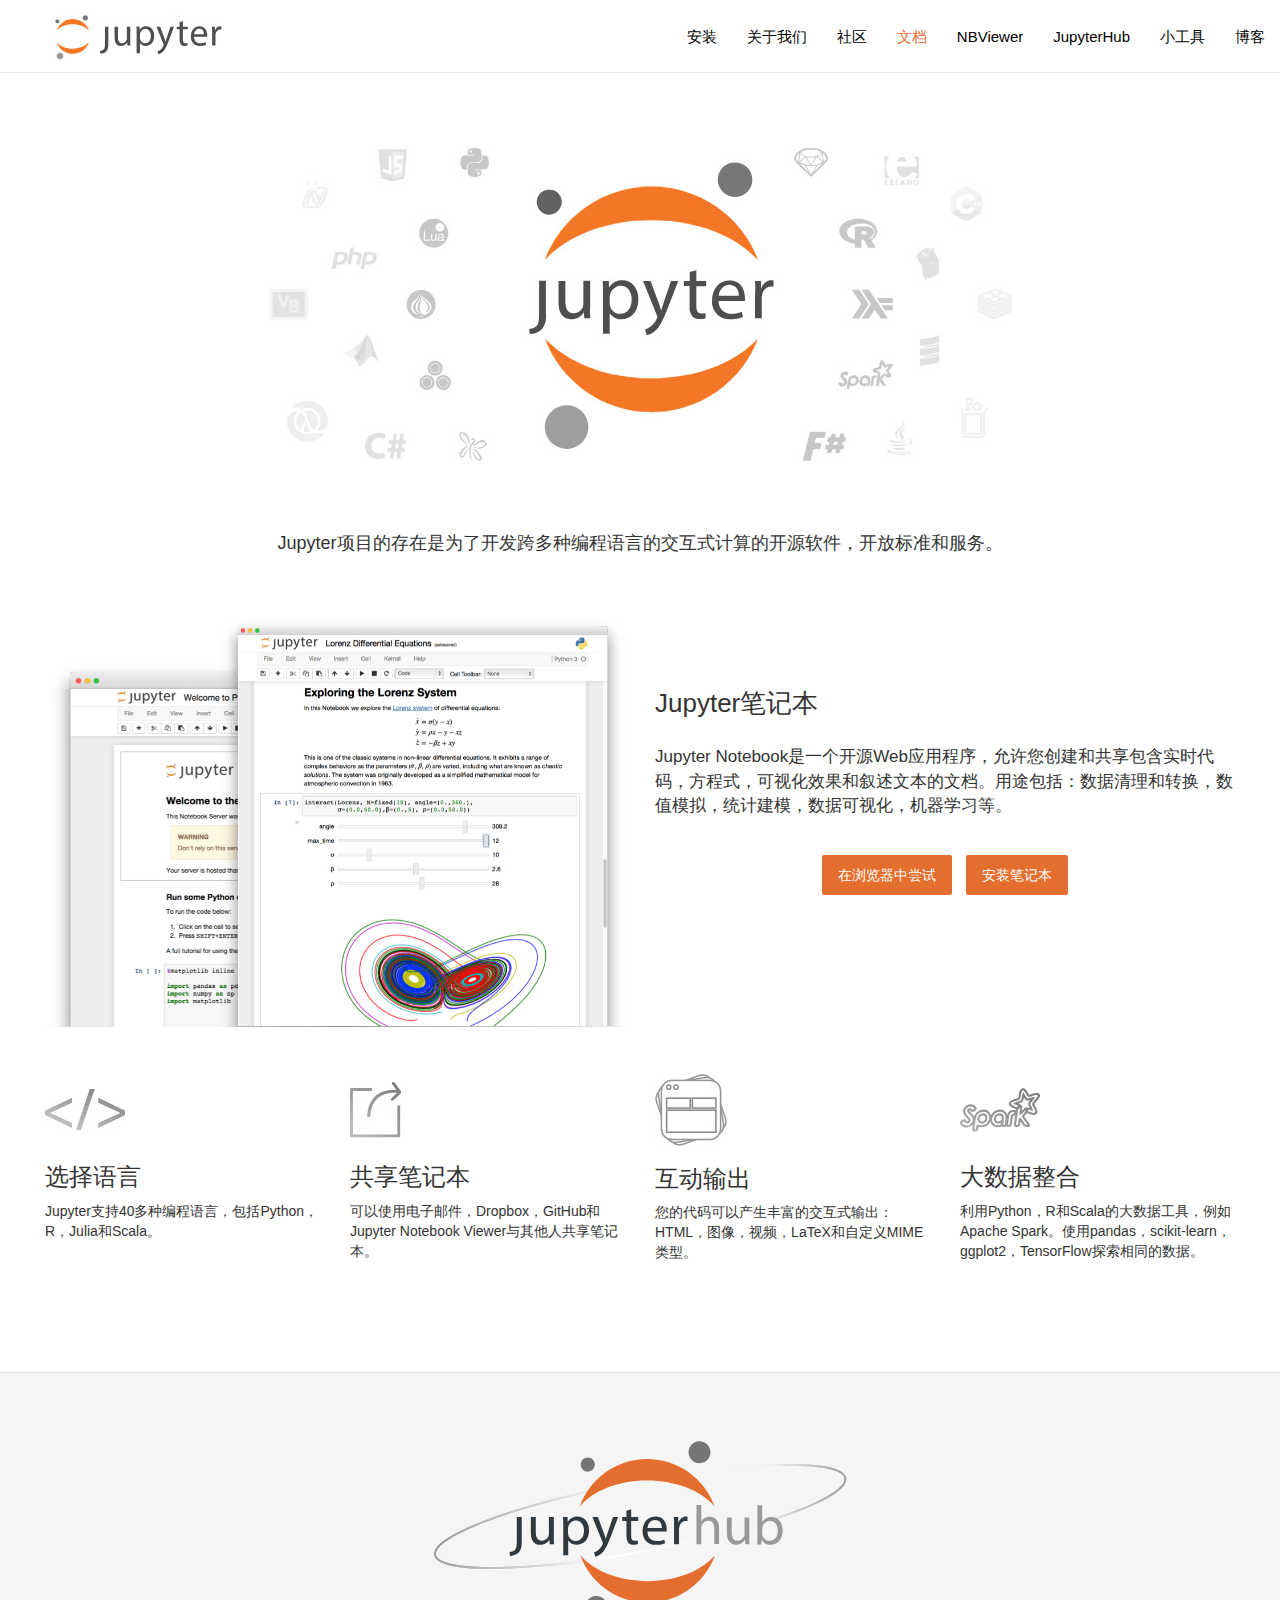
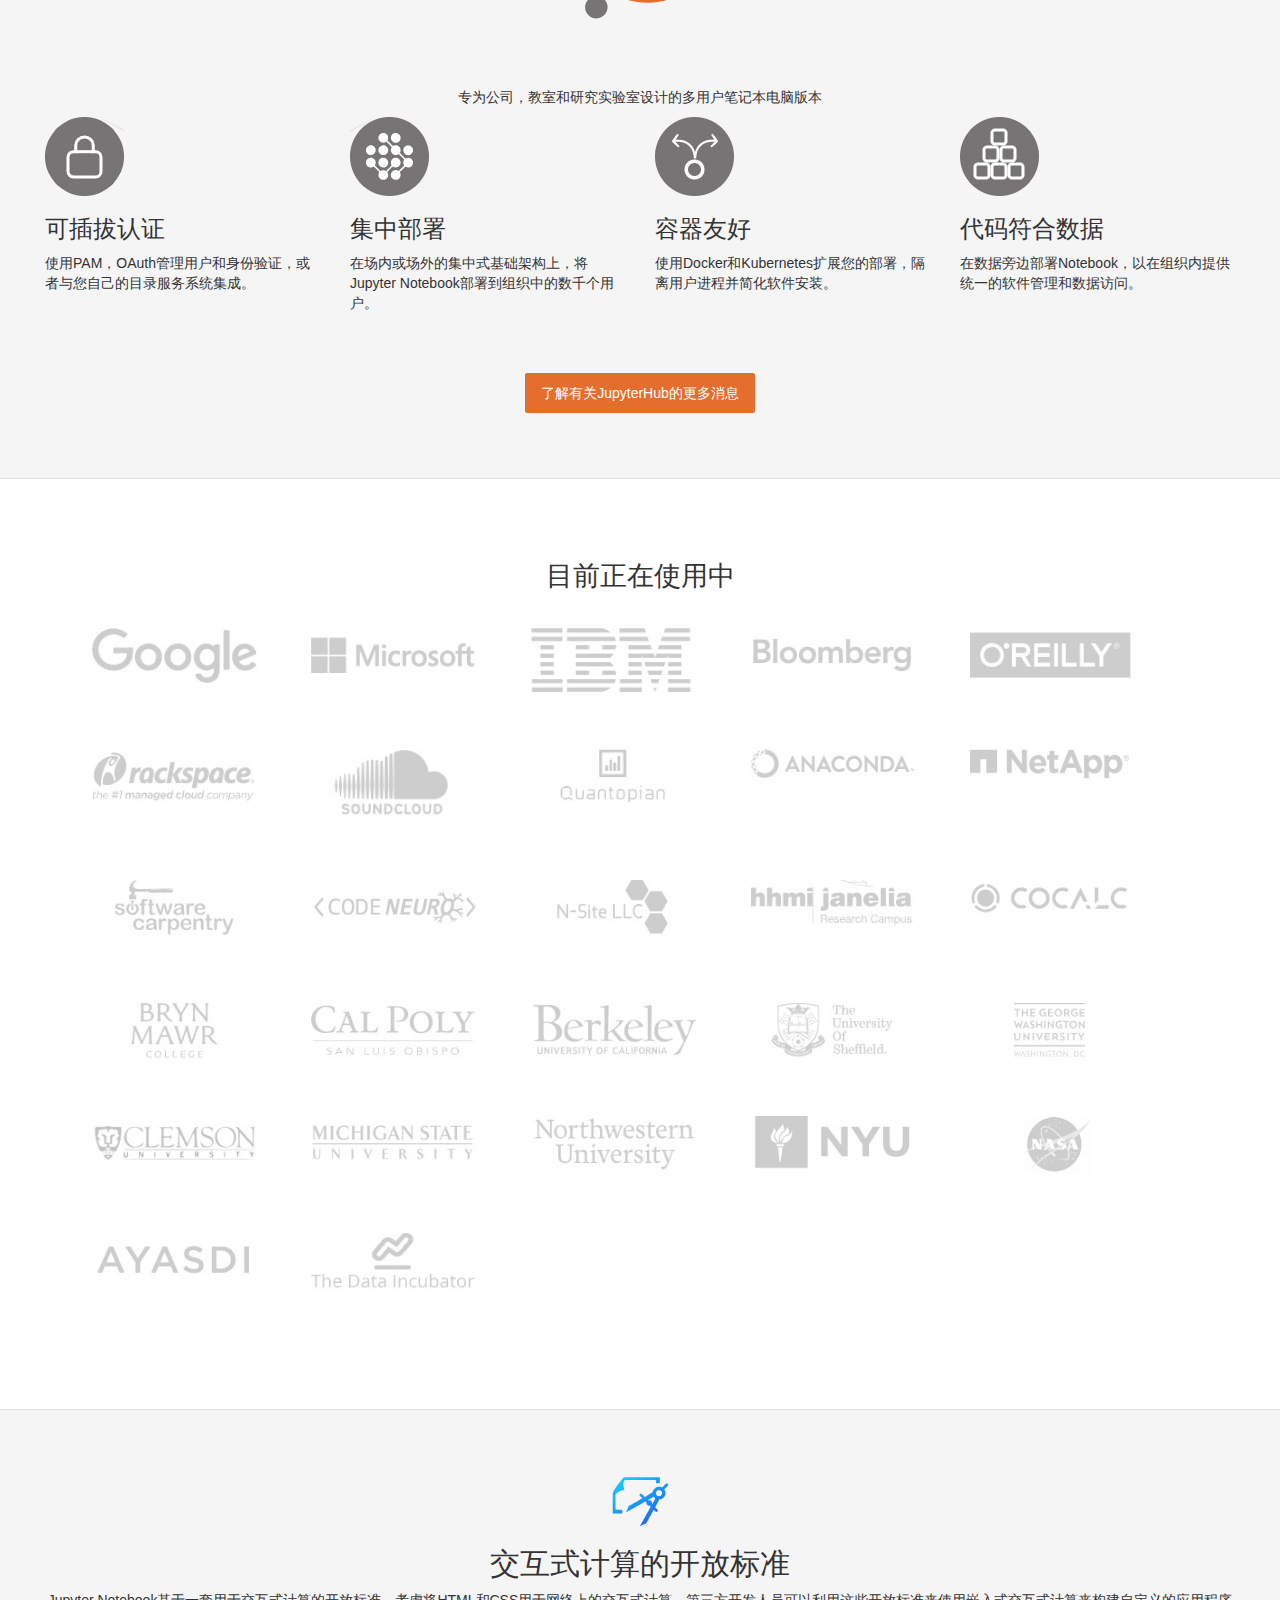
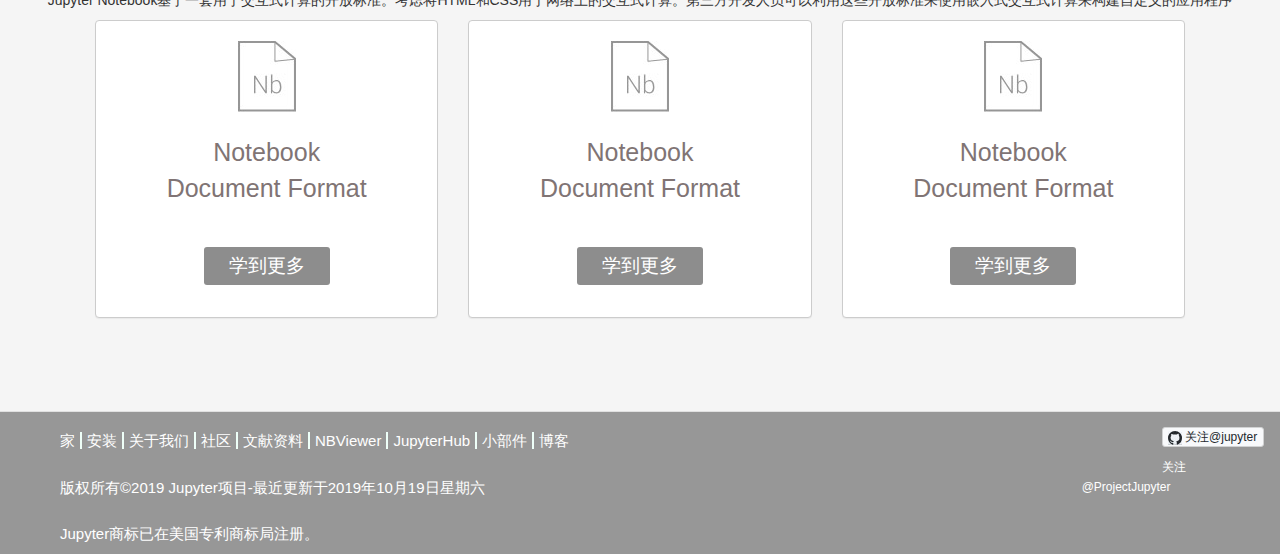
<file: index.html>
<!DOCTYPE html>
<html lang="en">

<head>
    <meta charset="UTF-8">
    <meta name="viewport" content="width=device-width, initial-scale=1.0">
    <meta http-equiv="X-UA-Compatible" content="ie=edge">
    <link rel="stylesheet" href="css/bootstrap.min.css">
    <link rel="stylesheet" href="css/index.css">
    <title>Document</title>
</head>

<body>
    <nav class="navbar navbar-default bodyone navbar-fixed-top">
        <div class="container-fluid header">
            <!-- 品牌和开关分组以获得更好的移动显示 -->
            <div class="navbar-header daohang">
                <button type="button" class="navbar-toggle collapsed anniu" data-toggle="collapse"
                    data-target="#bs-example-navbar-collapse-1" aria-expanded="false">
                    <span class="sr-only">Toggle navigation</span>
                    <span class="icon-bar"></span>
                    <span class="icon-bar"></span>
                    <span class="icon-bar"></span>
                </button>
                <a class="navbar-brand logo" href="#"><img src="images/logo.jpg "
                        class="visible-md-inline-block visible-lg-inline-block"></a>
                <a class="navbar-brand logo" href="#"><img src="images/logo2_03.jpg"
                        class="visible-xs-inline-block visible-sm-inline-block "></a>
            </div>

            <!--收集用于切换的导航链接、窗体和其他内容-->
            <div class="collapse navbar-collapse" id="bs-example-navbar-collapse-1">
                <ul class="nav navbar-nav navbar-right">
                    <li><a href="#" class="anzhuang">安装</a></li>
                    <li><a href="#" class="anzhuang">关于我们</a></li>
                    <li><a href="#" class="anzhuang">社区</a></li>
                    <li><a href="#" class="anzhuang onzhuang">文档</a></li>
                    <li><a href="#" class="anzhuang">NBViewer</a></li>
                    <li><a href="#" class="anzhuang">JupyterHub</a></li>
                    <li><a href="#" class="anzhuang">小工具</a></li>
                    <li><a href="#" class="anzhuang">博客</a></li>
                </ul>
            </div><!-- /.折叠 -->
        </div><!-- /.集装箱流体 -->
    </nav>
    <!-- 开始第一个部分 -->
    <div class="bodytwo container-fluid text-center">
        <div class="top container-fluid"><img src="images/banner.jpg" class="text-center"></div>
        <p>Jupyter项目的存在是为了开发跨多种编程语言的交互式计算的开源软件，开放标准和服务。</p>
    </div>
    <!-- 第二个部分 -->
    <div class="bodyfour container-fluid">
        <div class="col-lg-12 bodyfourMain">
            <div class="col-md-6 col-sm-12 lefttu">
                <img src="images/jupyterpreview.png">
            </div>
            <div class="col-md-6 col-sm-12 rightwen">
                <h3>Jupyter笔记本</h3>
                <p>Jupyter Notebook是一个开源Web应用程序，允许您创建和共享包含实时代码，方程式，可视化效果和叙述文本的文档。用途包括：数据清理和转换，数值模拟，统计建模，数据可视化，机器学习等。</p>
                <div class="suibian">
                    <div class="btn btn-warning button">在浏览器中尝试</div>
                    <div class="btn btn-warning button">安装笔记本</div>
                </div>
            </div>
        </div>
        <div class="col-lg-12 bottom">
            <div class="col-md-3 col-sm-12 yuyan">
                <div class="botop">
                    <img src="images/yuyan_12.jpg">
                </div>
                <h3>选择语言</h3>
                <p>Jupyter支持40多种编程语言，包括Python，R，Julia和Scala。</p>
            </div>
            <div class="col-md-3 col-sm-12 yuyan">
                <div class="botop">
                    <img src="images/yuyan_06.jpg">
                </div>
                <h3>共享笔记本</h3>
                <p>可以使用电子邮件，Dropbox，GitHub和Jupyter Notebook Viewer与其他人共享笔记本。</p>
            </div>
            <div class="col-md-3 col-sm-12  yuyan">
                <div class="botop">
                    <img src="images/yuyan_03.jpg">
                </div>
                <h3>互动输出</h3>
                <p>您的代码可以产生丰富的交互式输出：HTML，图像，视频，LaTeX和自定义MIME类型。</p>
            </div>
            <div class="col-md-3 col-sm-12  yuyan">
                <div class="botop">
                    <img src="images/yuyan_09.jpg">
                </div>
                <h3>大数据整合</h3>
                <p>利用Python，R和Scala的大数据工具，例如Apache Spark。使用pandas，scikit-learn，ggplot2，TensorFlow探索相同的数据。</p>
            </div>
        </div>
    </div>
    <!-- 第四个部分 -->
    <div class="bodyfive container-fluid">
        <div class="col-lg-12 bodyfiveMain">
            <div class="col-lg-12 toptu">
                <img src="images/hublogo.svg">
            </div>
            <p class="col-lg-12 text-center">专为公司，教室和研究实验室设计的多用户笔记本电脑版本</p>
        </div>
        <div class="col-lg-12 bottom">
            <div class="col-md-3 col-sm-12 yuyan">
                <div class="botop">
                    <img src="images/fuhe_03.jpg">
                </div>
                <h3>可插拔认证</h3>
                <p>使用PAM，OAuth管理用户和身份验证，或者与您自己的目录服务系统集成。</p>
            </div>
            <div class="col-md-3 col-sm-12 yuyan">
                <div class="botop">
                    <img src="images/fuhe_05.jpg">
                </div>
                <h3>集中部署</h3>
                <p>在场内或场外的集中式基础架构上，将Jupyter Notebook部署到组织中的数千个用户。</p>
            </div>
            <div class="col-md-3 col-sm-12  yuyan">
                <div class="botop">
                    <img src="images/fuhe_08.jpg">
                </div>
                <h3>容器友好</h3>
                <p>使用Docker和Kubernetes扩展您的部署，隔离用户进程并简化软件安装。</p>
            </div>
            <div class="col-md-3 col-sm-12  yuyan">
                <div class="botop">
                    <img src="images/fuhe_10.jpg">
                </div>
                <h3>代码符合数据</h3>
                <p>在数据旁边部署Notebook，以在组织内提供统一的软件管理和数据访问。</p>
            </div>
        </div>
        <div class="suibian">
            <div class="btn btn-warning button button2">了解有关JupyterHub的更多消息</div>
        </div>

    </div>
    <!-- 第五个部分 -->
    <div class="bodysix container-fluid">
        <h2 class="text-center">目前正在使用中</h2>
        <div class="bigbox">
            <div><img src="images/shiyong_03.jpg"></div>
            <div><img src="images/tutujpg_38.jpg"></div>
            <div><img src="images/tutujpg_40.jpg"></div>
            <div><img src="images/tutujpg_42.jpg"></div>
            <div><img src="images/tutujpg_44.jpg"></div>
            <div><img src="images/tutujpg_50.jpg"></div>
            <div><img src="images/tutujpg_51.jpg"></div>
            <div><img src="images/tutujpg_52.jpg"></div>
            <div><img src="images/tutujpg_53.jpg"></div>
            <div><img src="images/tutujpg_54.jpg"></div>
            <div><img src="images/tutujpg_60.jpg"></div>
            <div><img src="images/tutujpg_62.jpg"></div>
            <div><img src="images/tutujpg_64.jpg"></div>
            <div><img src="images/tutujpg_65.jpg"></div>
            <div><img src="images/tutujpg_66.jpg"></div>
            <div><img src="images/tutujpg_72.jpg"></div>
            <div><img src="images/tutujpg_73.jpg"></div>
            <div><img src="images/tutujpg_74.jpg"></div>
            <div><img src="images/tutujpg_75.jpg"></div>
            <div><img src="images/tutujpg_76.jpg"></div>
            <div><img src="images/tutujpg_82.jpg"></div>
            <div><img src="images/tutujpg_83.jpg"></div>
            <div><img src="images/tutujpg_84.jpg"></div>
            <div><img src="images/tutujpg_85.jpg"></div>
            <div><img src="images/tutujpg_86.jpg"></div>
            <div><img src="images/tutujpg_93.jpg"></div>
            <div><img src="images/tutujpg_94.jpg"></div>
        </div>
    </div>
    <!-- 第六个部分 -->
    <div class="bodyseven container-fluid">
        <div class="top">
            <img src="images/bluelogo_03.jpg" class="jiaohuanshi"></div>
        <h2 class="text-center">交互式计算的开放标准</h2>
        <p class="text-center">Jupyter
            Notebook基于一套用于交互式计算的开放标准。考虑将HTML和CSS用于网络上的交互式计算。第三方开发人员可以利用这些开放标准来使用嵌入式交互式计算来构建自定义的应用程序</p>
        <div class="container-fluid shenti">
            <div class="row">
                <div class="col-lg-4 col-md-6 col-xs-12 text-center">
                    <div class="panel panel-default one">
                        <img src="images/yemian_07.jpg">
                        <p>Notebook<br>Document Format</p>
                        <a href="#">学到更多</a>
                    </div>
                </div>
                <div class="col-lg-4 col-md-6 col-xs-12 text-center">
                    <div class="panel panel-default one">
                        <img src="images/yemian_07.jpg">
                        <p>Notebook<br>Document Format</p>
                        <a href="#">学到更多</a>
                    </div>
                </div>
                <div class="col-lg-4 col-md-6 col-xs-12 text-center">
                    <div class="panel panel-default one">
                        <img src="images/yemian_07.jpg">
                        <p>Notebook<br>Document Format</p>
                        <a href="#">学到更多</a>
                    </div>
                </div>
            </div>
        </div>
    </div>
    <!-- 第三个部分 -->
    <div class="bodythree container-fluid">
        <div class="row">
            <div class="col-lg-10 col-xs-12">
                <ul>
                    <li><a href="#">家</a></li>
                    <li><a href="#">安装</a></li>
                    <li><a href="#">关于我们</a></li>
                    <li><a href="#">社区</a></li>
                    <li><a href="#">文献资料</a></li>
                    <li><a href="#">NBViewer</a></li>
                    <li><a href="#">JupyterHub</a> </li>
                    <li><a href="#">小部件</a></li>
                    <li class="last"><a href="#">博客</a></li>
                </ul>
                <p>版权所有©2019 Jupyter项目-最近更新于2019年10月19日星期六</p>
                <p>Jupyter商标已在美国专利商标局注册。</p>
            </div>
            <div class="col-lg-2 col-xs-12 ">
                <a href="#"><img src="images/zuihou_03.jpg">关注@jupyter</a>
                <a href="#">关注@ProjectJupyter</a>
            </div>
        </div>
    </div>
</body>

</html>
</file>
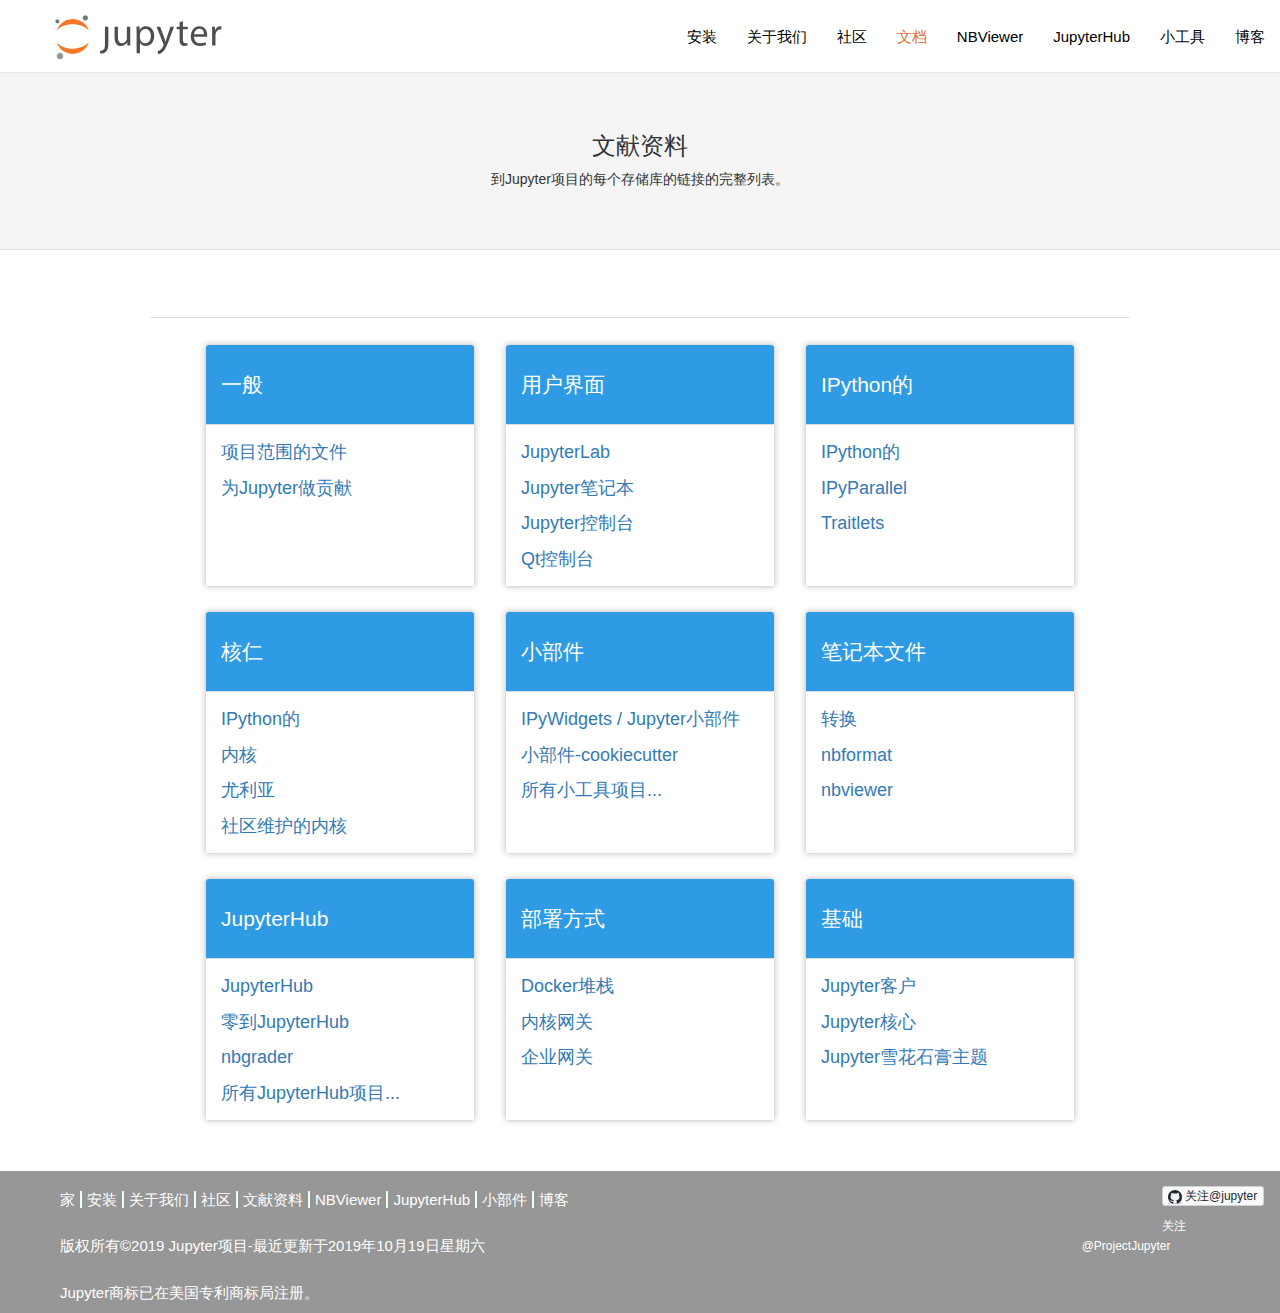
<file: document.html>
<!DOCTYPE html>
<html lang="en">

<head>
    <meta charset="UTF-8">
    <meta name="viewport" content="width=device-width, initial-scale=1.0">
    <meta http-equiv="X-UA-Compatible" content="ie=edge">
    <link rel="stylesheet" href="css/bootstrap.min.css">
    <link rel="stylesheet" href="css/document.css">
    <title>Document</title>
</head>

<body>
    <nav class="navbar navbar-default bodyone navbar-fixed-top">
        <div class="container-fluid header">
            <!-- 品牌和开关分组以获得更好的移动显示 -->
            <div class="navbar-header daohang">
                <button type="button" class="navbar-toggle collapsed anniu" data-toggle="collapse"
                    data-target="#bs-example-navbar-collapse-1" aria-expanded="false">
                    <span class="sr-only">Toggle navigation</span>
                    <span class="icon-bar"></span>
                    <span class="icon-bar"></span>
                    <span class="icon-bar"></span>
                </button>
                <a class="navbar-brand logo" href="#"><img src="images/logo.jpg "
                        class="visible-md-inline-block visible-lg-inline-block"></a>
                <a class="navbar-brand logo" href="#"><img src="images/logo2_03.jpg"
                        class="visible-xs-inline-block visible-sm-inline-block "></a>
            </div>

            <!--收集用于切换的导航链接、窗体和其他内容-->
            <div class="collapse navbar-collapse" id="bs-example-navbar-collapse-1">
                <ul class="nav navbar-nav navbar-right">
                    <li><a href="#" class="anzhuang">安装</a></li>
                    <li><a href="#" class="anzhuang">关于我们</a></li>
                    <li><a href="#" class="anzhuang">社区</a></li>
                    <li><a href="#" class="anzhuang onzhuang">文档</a></li>
                    <li><a href="#" class="anzhuang">NBViewer</a></li>
                    <li><a href="#" class="anzhuang">JupyterHub</a></li>
                    <li><a href="#" class="anzhuang">小工具</a></li>
                    <li><a href="#" class="anzhuang">博客</a></li>
                </ul>
            </div><!-- /.折叠 -->
        </div><!-- /.集装箱流体 -->
    </nav>
    <!-- 开始第一个部分 -->
    <div class="box text-center container-fluid">
        <h3>文献资料</h3>
        <p>到Jupyter项目的每个存储库的链接的完整列表。</p>
    </div>
    <div class="container">
        <div class="row blue">
            <div class="col-lg-4 col-md-6 col-sm-6 col-xs-12 smallbox">
                <div class="panel panel-default small-box">
                    <div class="panel-heading top">
                        <h3 class="panel-title">一般</h3>
                    </div>
                    <div class="panel-body bottom">
                        <p>项目范围的文件</p>
                        <p>为Jupyter做贡献</p>
                    </div>
                </div>
            </div>
            <div class="col-lg-4 col-md-6 col-sm-6 col-xs-12 smallbox">
                <div class="panel panel-default small-box">
                    <div class="panel-heading top">
                        <h3 class="panel-title">用户界面</h3>
                    </div>
                    <div class="panel-body bottom">
                        <p>JupyterLab</p>
                        <p>Jupyter笔记本</p>
                        <p>Jupyter控制台</p>
                        <p>Qt控制台</p>
                    </div>
                </div>
            </div>
            <div class="col-lg-4 col-md-6 col-sm-6 col-xs-12 smallbox">
                <div class="panel panel-default small-box">
                    <div class="panel-heading top">
                        <h3 class="panel-title">IPython的</h3>
                    </div>
                    <div class="panel-body bottom">
                        <p>IPython的</p>
                        <p>IPyParallel</p>
                        <p>Traitlets</p>
                    </div>
                </div>
            </div>
            <div class="col-lg-4 col-md-6 col-sm-6 col-xs-12 smallbox">
                <div class="panel panel-default small-box">
                    <div class="panel-heading top">
                        <h3 class="panel-title">核仁</h3>
                    </div>
                    <div class="panel-body bottom">
                        <p>IPython的</p>
                        <p>内核</p>
                        <p>尤利亚</p>
                        <p>社区维护的内核</p>
                    </div>
                </div>
            </div>
            <div class="col-lg-4 col-md-6 col-sm-6 col-xs-12 smallbox">
                <div class="panel panel-default small-box">
                    <div class="panel-heading top">
                        <h3 class="panel-title">小部件</h3>
                    </div>
                    <div class="panel-body bottom">
                        <p>IPyWidgets / Jupyter小部件</p>
                        <p>小部件-cookiecutter</p>
                        <p>所有小工具项目...</p>
                    </div>
                </div>
            </div>
            <div class="col-lg-4 col-md-6 col-sm-6 col-xs-12 smallbox">
                <div class="panel panel-default small-box">
                    <div class="panel-heading top">
                        <h3 class="panel-title">笔记本文件</h3>
                    </div>
                    <div class="panel-body bottom">
                        <p>转换</p>
                        <p>nbformat</p>
                        <p>nbviewer</p>
                    </div>
                </div>
            </div>
            <div class="col-lg-4 col-md-6 col-sm-6 col-xs-12 smallbox">
                <div class="panel panel-default small-box">
                    <div class="panel-heading top">
                        <h3 class="panel-title">JupyterHub</h3>
                    </div>
                    <div class="panel-body bottom">
                        <p>JupyterHub</p>
                        <p>零到JupyterHub</p>
                        <p>nbgrader</p>
                        <p>所有JupyterHub项目...</p>
                    </div>
                </div>
            </div>
            <div class="col-lg-4 col-md-6 col-sm-6 col-xs-12 smallbox">
                <div class="panel panel-default small-box">
                    <div class="panel-heading top">
                        <h3 class="panel-title">部署方式</h3>
                    </div>
                    <div class="panel-body bottom">
                        <p>Docker堆栈</p>
                        <p>内核网关</p>
                        <p>企业网关</p>
                    </div>
                </div>
            </div>
            <div class="col-lg-4 col-md-6 col-sm-6 col-xs-12 smallbox">
                <div class="panel panel-default small-box">
                    <div class="panel-heading top">
                        <h3 class="panel-title">基础</h3>
                    </div>
                    <div class="panel-body bottom">
                        <p>Jupyter客户</p>
                        <p>Jupyter核心</p>
                        <p>Jupyter雪花石膏主题</p>
                    </div>
                </div>
            </div>
        </div>
    </div>
    <!-- 第三个部分 -->
    <div class="bodythree container-fluid">
        <div class="row">
            <div class="col-lg-10 col-xs-12">
                <ul>
                    <li><a href="#">家</a></li>
                    <li><a href="#">安装</a></li>
                    <li><a href="#">关于我们</a></li>
                    <li><a href="#">社区</a></li>
                    <li><a href="#">文献资料</a></li>
                    <li><a href="#">NBViewer</a></li>
                    <li><a href="#">JupyterHub</a> </li>
                    <li><a href="#">小部件</a></li>
                    <li class="last"><a href="#">博客</a></li>
                </ul>
                <p>版权所有©2019 Jupyter项目-最近更新于2019年10月19日星期六</p>
                <p>Jupyter商标已在美国专利商标局注册。</p>
            </div>
            <div class="col-lg-2 col-xs-12 ">
                <a href="#"><img src="images/zuihou_03.jpg">关注@jupyter</a>
                <a href="#">关注@ProjectJupyter</a>
            </div>
        </div>
    </div>
</body>

</html>
</file>
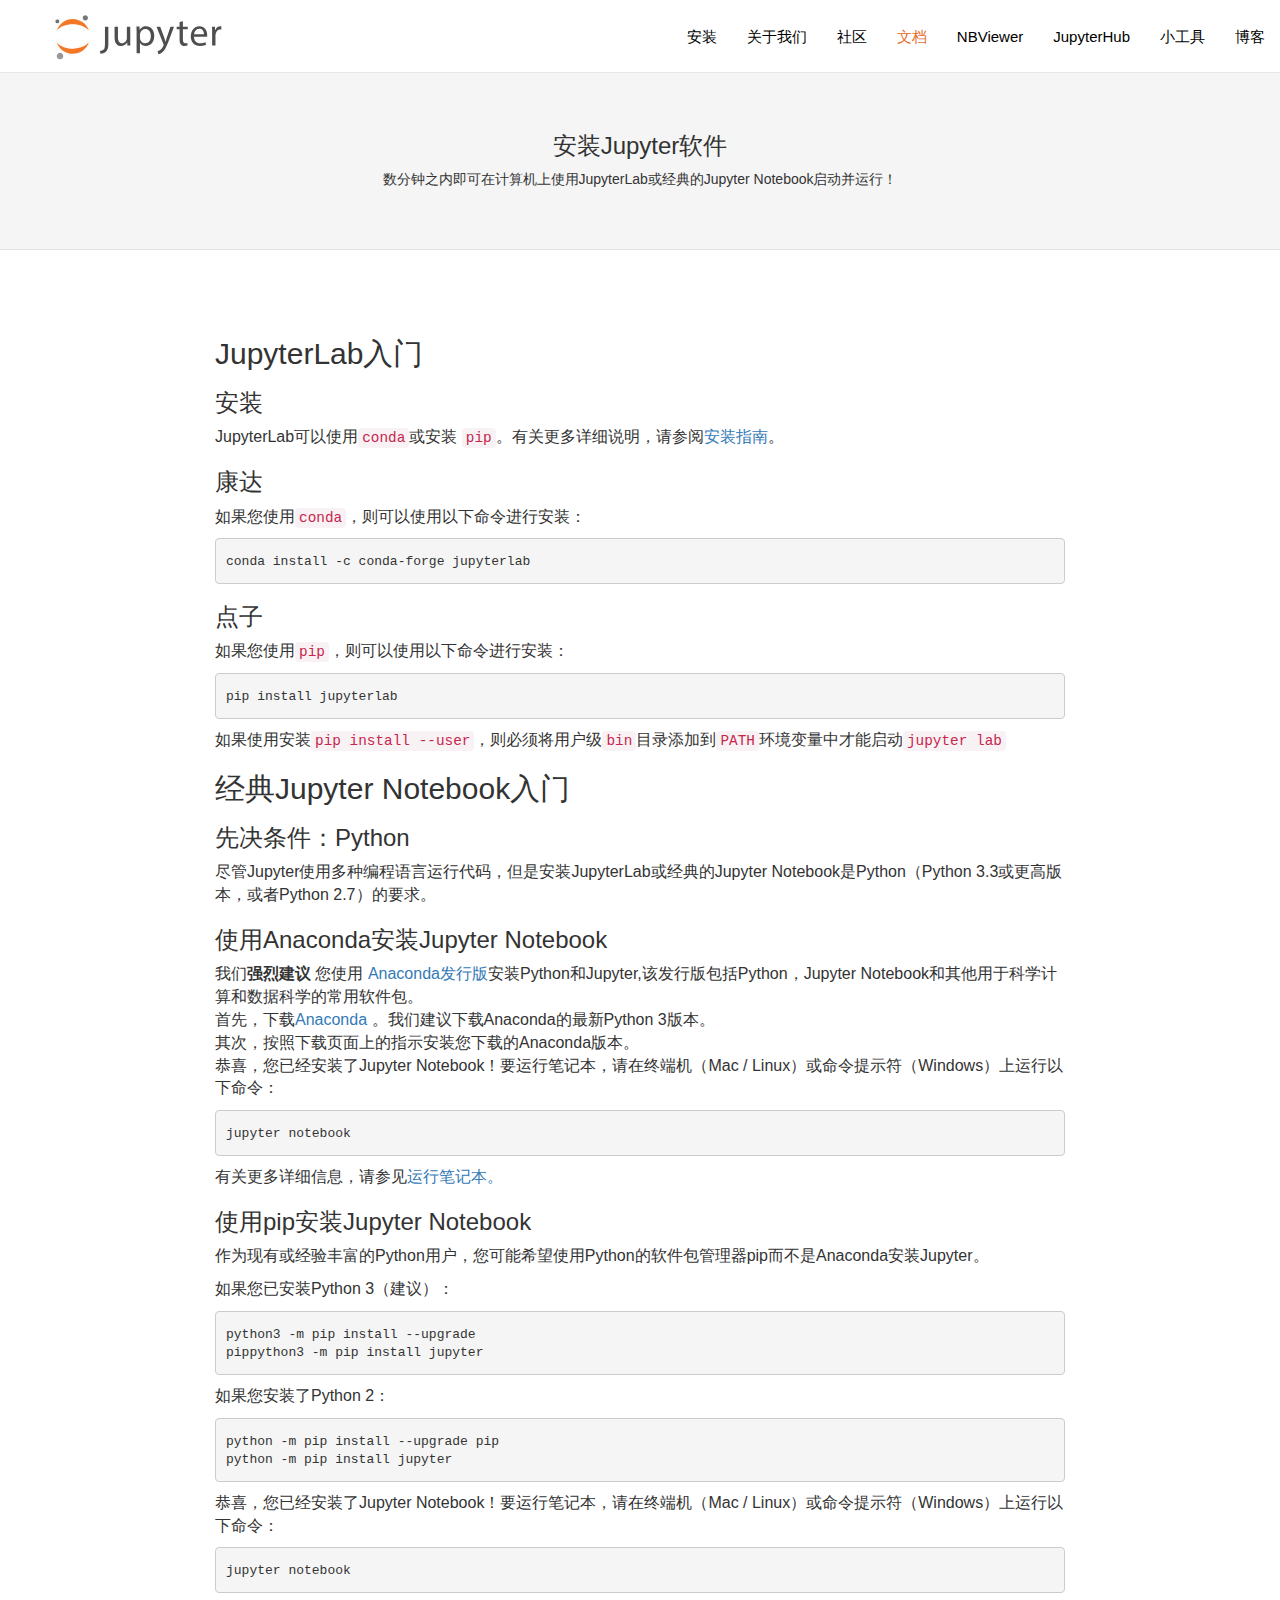
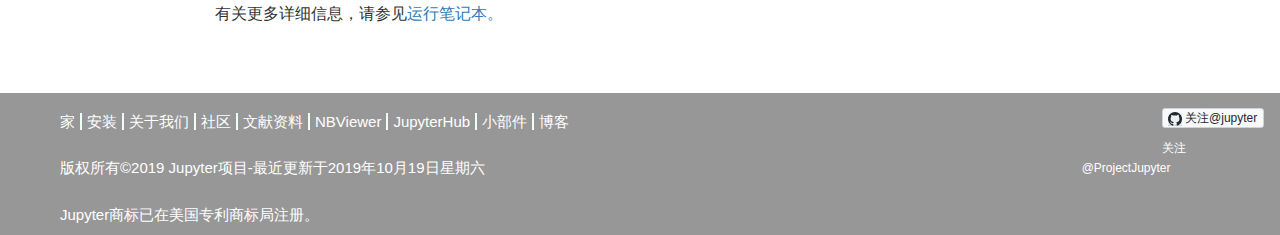
<file: proe.html>
<!DOCTYPE html>
<html lang="en">

<head>
    <meta charset="UTF-8">
    <meta name="viewport" content="width=device-width, initial-scale=1.0">
    <meta http-equiv="X-UA-Compatible" content="ie=edge">
    <link rel="stylesheet" href="css/bootstrap.min.css">
    <link rel="stylesheet" href="css/proe.css">
    <title>Document</title>
</head>

<body>
    <nav class="navbar navbar-default bodyone navbar-fixed-top">
        <div class="container-fluid header">
            <!-- 品牌和开关分组以获得更好的移动显示 -->
            <div class="navbar-header daohang">
                <button type="button" class="navbar-toggle collapsed anniu" data-toggle="collapse"
                    data-target="#bs-example-navbar-collapse-1" aria-expanded="false">
                    <span class="sr-only">Toggle navigation</span>
                    <span class="icon-bar"></span>
                    <span class="icon-bar"></span>
                    <span class="icon-bar"></span>
                </button>
                <a class="navbar-brand logo" href="#"><img src="images/logo.jpg "
                        class="visible-md-inline-block visible-lg-inline-block"></a>
                <a class="navbar-brand logo" href="#"><img src="images/logo2_03.jpg"
                        class="visible-xs-inline-block visible-sm-inline-block "></a>
            </div>

            <!--收集用于切换的导航链接、窗体和其他内容-->
            <div class="collapse navbar-collapse" id="bs-example-navbar-collapse-1">
                <ul class="nav navbar-nav navbar-right">
                    <li><a href="#" class="anzhuang">安装</a></li>
                    <li><a href="#" class="anzhuang">关于我们</a></li>
                    <li><a href="#" class="anzhuang">社区</a></li>
                    <li><a href="#" class="anzhuang onzhuang">文档</a></li>
                    <li><a href="#" class="anzhuang">NBViewer</a></li>
                    <li><a href="#" class="anzhuang">JupyterHub</a></li>
                    <li><a href="#" class="anzhuang">小工具</a></li>
                    <li><a href="#" class="anzhuang">博客</a></li>
                </ul>
            </div><!-- /.折叠 -->
        </div><!-- /.集装箱流体 -->
    </nav>
    <!-- 开始第一个部分 -->
    <div class="box text-center container-fluid">
        <h3>安装Jupyter软件</h3>
        <p>数分钟之内即可在计算机上使用JupyterLab或经典的Jupyter Notebook启动并运行！</p>
    </div>
    <div class="bodytwo container-fluid">
        <h2>JupyterLab入门</h2>
        <h3>安装</h3>
        <p>JupyterLab可以使用<code>conda</code>或安装 <code>pip</code>。有关更多详细说明，请参阅<a href="#">安装指南</a>。</p>
        <h3>康达</h3>
        <p>如果您使用<code>conda</code>，则可以使用以下命令进行安装：</p>
        <pre>conda install -c conda-forge jupyterlab</pre>
        <h3>点子</h3>
        <p>如果您使用<code>pip</code>，则可以使用以下命令进行安装：</p>
        <pre>pip install jupyterlab</pre>
        <p>如果使用安装<code>pip install --user</code>，则必须将用户级<code>bin</code>目录添加到<code>PATH</code>环境变量中才能启动<code>jupyter
                lab</code></p>
        <h2>经典Jupyter Notebook入门</h2>
        <h3>先决条件：Python</h3>
        <p>尽管Jupyter使用多种编程语言运行代码，但是安装JupyterLab或经典的Jupyter Notebook是Python（Python 3.3或更高版本，或者Python 2.7）的要求。</p>
        <h3>使用Anaconda安装Jupyter Notebook</h3>
        <p>我们<b>强烈建议</b> 您使用<a href="#"> Anaconda发行版</a>安装Python和Jupyter,该发行版包括Python，Jupyter
            Notebook和其他用于科学计算和数据科学的常用软件包。<br>

            首先，下载<a href="#">Anaconda</a> 。我们建议下载Anaconda的最新Python 3版本。<br>

            其次，按照下载页面上的指示安装您下载的Anaconda版本。<br>

            恭喜，您已经安装了Jupyter Notebook！要运行笔记本，请在终端机（Mac / Linux）或命令提示符（Windows）上运行以下命令：</p>
        <pre>jupyter notebook</pre>
        <p>有关更多详细信息，请参见<a href="#">运行笔记本。</a></p>
        <h3>使用pip安装Jupyter Notebook</h3>
        <p>作为现有或经验丰富的Python用户，您可能希望使用Python的软件包管理器pip而不是Anaconda安装Jupyter。</p>
        <p>如果您已安装Python 3（建议）：</p>
        <pre>python3 -m pip install --upgrade<br>pippython3 -m pip install jupyter</pre>
        <p>如果您安装了Python 2：</p>
        <pre>python -m pip install --upgrade pip<br>python -m pip install jupyter</pre>
        <p>恭喜，您已经安装了Jupyter Notebook！要运行笔记本，请在终端机（Mac / Linux）或命令提示符（Windows）上运行以下命令：</p>
        <pre>jupyter notebook</pre>
        <p class="last">有关更多详细信息，请参见<a href="#">运行笔记本。</a></p>
    </div>
    <!-- 第三个部分 -->
    <div class="bodythree container-fluid">
        <div class="row">
            <div class="col-lg-10 col-xs-12">
                <ul>
                    <li><a href="#">家</a></li>
                    <li><a href="#">安装</a></li>
                    <li><a href="#">关于我们</a></li>
                    <li><a href="#">社区</a></li>
                    <li><a href="#">文献资料</a></li>
                    <li><a href="#">NBViewer</a></li>
                    <li><a href="#">JupyterHub</a> </li>
                    <li><a href="#">小部件</a></li>
                    <li class="last"><a href="#">博客</a></li>
                </ul>
                <p>版权所有©2019 Jupyter项目-最近更新于2019年10月19日星期六</p>
                <p>Jupyter商标已在美国专利商标局注册。</p>
            </div>
            <div class="col-lg-2 col-xs-12 ">
                <a href="#"><img src="images/zuihou_03.jpg">关注@jupyter</a>
                <a href="#">关注@ProjectJupyter</a>
            </div>
        </div>
    </div>
</body>

</html>
</file>
<file: css/index.css>
body {
    padding-top: 73px;
}

.navbar-default .navbar-nav>li>.anzhuang {
    color: #000;
    font-size: 15px;
    padding-top: 27px;
    padding-bottom: 25px;
}

.daohang .anniu {
    border: none;
}

.navbar-default .navbar-nav>li>.anzhuang:hover {
    color: #e46e2e;
}

.navbar-default .navbar-nav>li>.onzhuang {
    color: #e46e2e;
    font-size: 15px;
}

.bodyone {
    background: #fff;
    height: 73px;
    margin-bottom: 0;
}

.bodyone .header .daohang .logo {
    margin-left: 25px;
}

/* 开始第一个部分  */
.bodytwo {
    /* background: crimson; */
    overflow: hidden;
    padding-top: 1px;
}

.bodytwo .top {
    margin-top: 74px;
    width: 100%;
}

@media screen and (max-width:992px) {
    .bodytwo .top img {
        width: 100%;
    }
}

.bodytwo p {
    font-size: 18px;
    color: #333333;
    margin-top: 70px;
    margin-bottom: 60px;
}

/* 第二个部分 */
.bodyfour {
    overflow: hidden;
    margin-bottom: 100px;
}

.bodyfour .lefttu {
    overflow: hidden;
    /* background: crimson; */
}

.bodyfour .rightwen {
    /* background: tomato; */
    padding-bottom: 50px;
}

.bodyfour .rightwen h3 {
    color: #333333;
    margin-top: 72px;
    margin-bottom: 28px;
    font-size: 26px;
}

.bodyfour .rightwen .button {
    background: #e46e2e;
    border-radius: 2px;
    border: none;
    padding: 10px 16px;
    /* margin-bottom: 40px; */
    overflow: hidden;
}

.bodyfour .rightwen .button:hover {
    background: #f27624;
}

.bodyfourMain {
    overflow: hidden;
    margin-bottom: 45px;
}

.bodyfour .rightwen .button:first-child {
    margin-right: 11px;
}

.bodyfour .rightwen p {
    font-size: 17px;
    margin-bottom: 37px;
}

.bodyfour .lefttu img {
    width: 100%;
}

.bodyfour .bottom .botop {
    width: 72px;
    line-height: 72px;
}

.suibian {
    text-align: center;
}

@media screen and (max-width:992px) {
    .bodyfour .bottom .yuyan {
        text-align: center;
    }

    .bodyfour .bottom .botop {
        margin: 0 auto;
    }

    .bodyfour .rightwen h3 {
        text-align: center;
    }
}

/* 第四个部分 */
.bodyfive {
    overflow: hidden;
    border-top: 1px solid #e0e0e0;
    border-bottom: 1px solid #e0e0e0;
    background: #f5f5f5;
    padding-bottom: 65px;
}

.bodyfive p {
    font-size: 14px;
}

.bodyfive .toptu img {
    width: 413px;
    height: 178px;
    margin: 68px auto;

}

.bodyfive .bottom .botop {
    width: 72px;
    line-height: 72px;
}
.bodyfive .suibian{
    text-align: center;
}
.bodyfive .suibian .button {
    background: #e46e2e;
    border-radius: 2px;
    border: none;
    padding: 10px 16px;
    overflow: hidden;
    margin-top: 50px;
}

.bodyfive .suibian .button:hover {
    background: #f27624;
}

@media screen and (max-width:992px) {
    .bodyfive .bottom .yuyan {
        text-align: center;
    }

    .bodyfive .bottom .botop {
        margin: 0 auto;
    }

    .bodyfive .rightwen h3 {
        text-align: center;
    }
}

@media screen and (min-width:1200px) {
    .bodyfive .toptu img {
        width: 100%;
        margin: 68px auto;
    }
}

@media screen and (max-width:992px) {
    .bodyfive .toptu img {
        width: 90%;
        margin: 68px auto;
    }
}

@media screen and (max-width:768px) {
    .bodyfive .toptu img {
        width: 80%;
        margin: 40px auto;
    }
}

/* 第五个部分 */
.bodysix {
    /* background: coral; */
    overflow: hidden;
    padding-bottom:90px;
}

.bodysix h2 {
    font-size: 27px;
    color: #333;
    margin-top: 83px;
}

.bodysix .bigbox {
    display: flex;
    flex-wrap: wrap;
    padding-left: 50px;
    padding-right: 103px;
}

.bodysix .bigbox div {
    width: 20%;
    padding: 27px;
}

.bodysix .bigbox div img {
    width: 100%;
}

@media screen and (max-width:992px) {
    .bodysix .bigbox div {
        width: 25%;
        padding: 10px;
    }
    .bodysix .bigbox {
        display: flex;
        flex-wrap: wrap;
        padding-left: 40px;
        padding-right: 40px;
    }
}

@media screen and (max-width:768px) {
    .bodysix .bigbox div {
        width: 33%;
        padding: 8px;
        padding-left: 20px;
        padding-right: 20px;
    }
}
/* 第六个部分 */
.bodyseven{
    overflow: hidden;
    background:#f5f5f5;
    border-top: 1px solid #e0e0e0;
    border-bottom: 1px solid #e0e0e0;
    padding-top:67px;
}
.bodyseven .top {
    text-align: center;
}
.bodyseven .shenti{
    margin-bottom: 73px;
    padding-left: 80px;
    padding-right: 80px;
}
.bodyseven .one{
    height: 298px;
    border: 1px solid #cccccc;
    background: #fff;
    padding-top:20px;
    margin-bottom: 20px;
}
.bodyseven .one img{
    margin-bottom: 23px;
}
.bodyseven .one p{
    font-size:25px;
    color:#807474;
}
.bodyseven .one a{
    display: inline-block;
    line-height: 38px;
    background:#8d8d8d;
    color: #fff;
    padding-left:25px;
    padding-right: 25px;
    border-radius: 3px;
    font-size: 19px;
    margin-top: 30px;
}
.bodyseven .one a:hover{
    background:#db5106;
    color:#fff;
    box-shadow: 0 3px 0 0 #863001;
    text-decoration: none;
}
/* 第三个部分  */
.bodythree {
    background: #979797;
    overflow: hidden;
}

.bodythree ul {
    overflow: hidden;
    /* margin-left: -45px; */
    margin-top: 18px;
}

.bodythree ul li {
    list-style: none;
    float: left;
}

.bodythree ul li a {
    color: #fff;
    font-size: 15px;
    border-right: 2px solid #eefff8;
    padding-left: 5px;
    padding-right: 5px;

}

.bodythree ul .last a {
    border-right: none;
}

.bodythree p {
    color: #fff;
    font-size: 15px;
    margin-top: 25px;
    margin-left: 45px;
}

.col-lg-2 a:first-child {
    display: block;
    font-size: 12px;
    color: #24292e;
    width: 102px;
    line-height: 18px;
    background: #f8f9fb;
    border-radius: 3px;
    border: 1px solid #d1d2d3;
    margin-top: 15px;
    margin-bottom: 9px;
    text-align: center;
    margin-left: 80px;

}
.col-lg-2 a:first-child img {
    margin-right: 3px;
    text-align: center;
}

.col-lg-2 a:last-child {
    color: #fff;
    font-size: 12px;
    margin-left: 80px;
}
</file>
<file: css/document.css>
body {
    padding-top: 73px;
}

.navbar-default .navbar-nav>li>.anzhuang {
    color: #000;
    font-size: 15px;
    padding-top: 27px;
    padding-bottom: 25px;
}
.daohang .anniu{
    border: none;
}
.navbar-default .navbar-nav>li>.anzhuang:hover {
    color: #e46e2e;
}

.navbar-default .navbar-nav>li>.onzhuang {
    color: #e46e2e;
    font-size: 15px;
}

.bodyone {
    background: #fff;
    height: 73px;
    margin-bottom: 0;
}

.bodyone .header .daohang .logo {
    margin-left: 25px;
}

/* 开始第一个部分  */
.box {
    height: 177px;
    background: #f5f5f5;
    margin-top: 0px;
    border-bottom: 1px solid #e0e0e0;
    padding-top: 40px;
    margin-bottom: 67px;
}

.container .blue {
    border-top: 1px solid #e0e0e0;
    padding-top: 26px;
    width: 980px;
    margin: 0 auto;
    padding-left: 40px;
    padding-right: 40px;
    margin-bottom: 26px;
}

.smallbox {
    height: 240px;
    margin-bottom: 27px;
}

.small-box {
    box-shadow: 0 0 6px #cacaca;
}

.smallbox .top {
    background: #2e9be4;
    color: #fff;
    padding: 0;
    padding-left: 15px;

}

.smallbox .top h3 {
    line-height: 79px;
    font-size: 21px;
}

.smallbox .bottom {
    height: 161px;
    background: #fff;
    color: #337ab7;
}

.smallbox .bottom p {
    font-size: 18px;
}

/* 第三个部分  */
.bodythree {
    background: #979797;
    overflow: hidden;
}

.bodythree ul {
    overflow: hidden;
    /* margin-left: -45px; */
    margin-top: 18px;
}

.bodythree ul li {
    list-style: none;
    float: left;
}

.bodythree ul li a {
    color: #fff;
    font-size: 15px;
    border-right: 2px solid #eefff8;
    padding-left: 5px;
    padding-right: 5px;

}

.bodythree ul .last a {
    border-right: none;
}

.bodythree p {
    color: #fff;
    font-size: 15px;
    margin-top: 25px;
    margin-left: 45px;
}

.col-lg-2 a:first-child {
    display: block;
    font-size: 12px;
    color: #24292e;
    width: 102px;
    line-height: 18px;
    background: #f8f9fb;
    border-radius: 3px;
    border: 1px solid #d1d2d3;
    margin-top: 15px;
    margin-bottom: 9px;
    text-align: center;
    margin-left: 80px;

}
.col-lg-2 a:first-child img {
    margin-right: 3px;
    text-align: center;
}

.col-lg-2 a:last-child {
    color: #fff;
    font-size: 12px;
    margin-left: 80px;
}
</file>
<file: css/proe.css>
body {
    padding-top: 73px;
}

.navbar-default .navbar-nav>li>.anzhuang {
    color: #000;
    font-size: 15px;
    padding-top: 27px;
    padding-bottom: 25px;
}

.daohang .anniu {
    border: none;
}

.navbar-default .navbar-nav>li>.anzhuang:hover {
    color: #e46e2e;
}

.navbar-default .navbar-nav>li>.onzhuang {
    color: #e46e2e;
    font-size: 15px;
}

.bodyone {
    background: #fff;
    height: 73px;
    margin-bottom: 0;
}

.bodyone .header .daohang .logo {
    margin-left: 25px;
}

/* 开始第一个部分  */
.box {
    height: 177px;
    background: #f5f5f5;
    margin-top: 0px;
    border-bottom: 1px solid #e0e0e0;
    padding-top: 40px;
    margin-bottom: 67px;
}

.bodytwo {
    padding-left: 25px;
    padding-right: 25px;
}
.bodytwo p{
    font-size: 16px;
}
.bodytwo pre{
    padding: 0;
    padding-left:10px;
    padding-top: 14px;
    padding-bottom: 11px;
}
@media screen and (min-width:992px) {
    .bodytwo {
        padding-left: 215px;
        padding-right: 215px;
    }
}
.bodytwo .last{
    margin-bottom: 67px;
}
/* 第三个部分  */
.bodythree {
    background: #979797;
    overflow: hidden;
}

.bodythree ul {
    overflow: hidden;
    /* margin-left: -45px; */
    margin-top: 18px;
}

.bodythree ul li {
    list-style: none;
    float: left;
}

.bodythree ul li a {
    color: #fff;
    font-size: 15px;
    border-right: 2px solid #eefff8;
    padding-left: 5px;
    padding-right: 5px;
}

.bodythree ul .last a {
    border-right: none;
}

.bodythree p {
    color: #fff;
    font-size: 15px;
    margin-top: 25px;
    margin-left: 45px;
}

.col-lg-2 a:first-child {
    display: block;
    font-size: 12px;
    color: #24292e;
    width: 102px;
    line-height: 18px;
    background: #f8f9fb;
    border-radius: 3px;
    border: 1px solid #d1d2d3;
    margin-top: 15px;
    margin-bottom: 9px;
    text-align: center;
    margin-left: 80px;

}

.col-lg-2 a:first-child img {
    margin-right: 3px;
    text-align: center;
}

.col-lg-2 a:last-child {
    color: #fff;
    font-size: 12px;
    margin-left: 80px;
}
</file>
